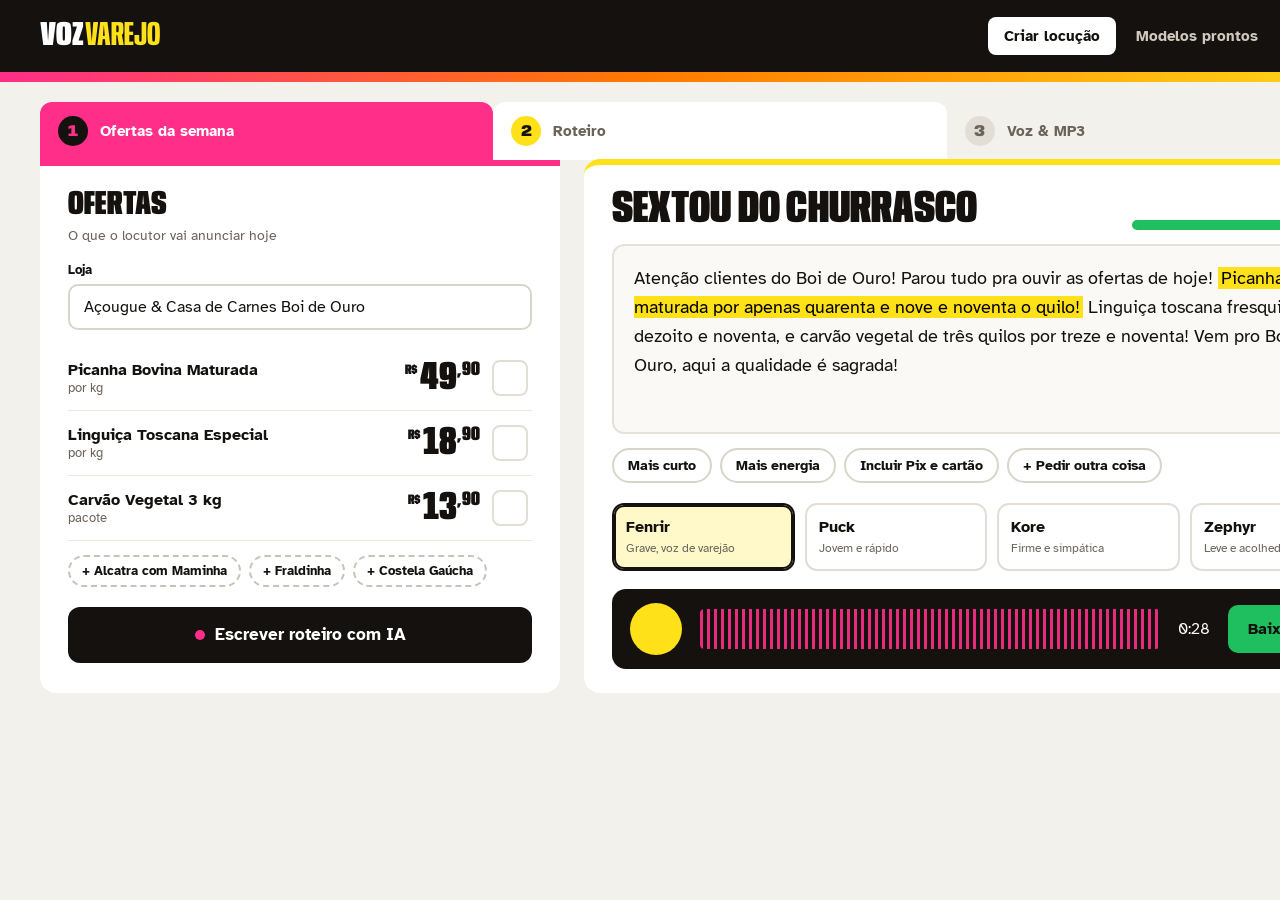
<file: .impeccable/mocks/decision/assigned.html>
<!doctype html>
<html lang="pt-BR"><head><meta charset="utf-8">
<link href="https://fonts.googleapis.com/css2?family=Anybody:wdth,wght@50..150,400..900&family=Atkinson+Hyperlegible:wght@400;700&display=swap" rel="stylesheet">
<style>
*{box-sizing:border-box;margin:0;padding:0}
body{width:1440px;height:900px;overflow:hidden;background:#f3f1ec;color:#14110f;font-family:'Atkinson Hyperlegible',sans-serif}
.disp{font-family:'Anybody',sans-serif;font-stretch:62%;font-weight:900;text-transform:uppercase;letter-spacing:.005em;line-height:.9}
header{height:72px;background:#14110f;color:#fff;display:flex;align-items:center;padding:0 40px;gap:32px}
.logo{font-size:34px}
.logo b{color:#ffe11a}
nav{display:flex;gap:4px;margin-left:auto}
nav a{font-size:15px;font-weight:700;padding:10px 16px;border-radius:8px;color:#cfc8bd}
nav a.on{background:#fff;color:#14110f}
.fountain{height:10px;background:linear-gradient(90deg,#ff2e88,#ff7a00 45%,#ffe11a)}
.steps{display:flex;gap:0;padding:20px 40px 0}
.step{flex:1;display:flex;align-items:center;gap:12px;padding:14px 18px;border-radius:12px 12px 0 0;font-weight:700;font-size:15px;color:#6b635a}
.step .n{width:30px;height:30px;border-radius:50%;display:grid;place-items:center;font-family:Anybody;font-weight:900;font-size:16px;background:#e2ded6}
.step.s1{background:#ff2e88;color:#fff}.step.s1 .n{background:#14110f;color:#ff2e88}
.step.s2{background:#fff}.step.s2 .n{background:#ffe11a;color:#14110f}
main{display:grid;grid-template-columns:520px 1fr;gap:24px;padding:0 40px}
.panel{background:#fff;border-radius:0 0 16px 16px;padding:24px 28px}
.p1{border-top:6px solid #ff2e88}
.p2{border-top:6px solid #ffe11a;border-radius:16px;margin-top:-1px}
h2{font-size:34px;margin-bottom:6px}
.sub{font-size:14px;color:#6b635a;margin-bottom:18px}
label{display:block;font-size:13px;font-weight:700;margin-bottom:6px}
.inp{border:2px solid #d9d4ca;border-radius:10px;padding:11px 14px;font-size:16px;margin-bottom:16px}
.row{display:grid;grid-template-columns:1fr auto 40px;align-items:center;gap:12px;padding:12px 0;border-bottom:1px solid #ece8e0}
.row .nm{font-size:16px;font-weight:700}
.row .u{font-size:13px;color:#6b635a}
.price{font-family:Anybody;font-stretch:62%;font-weight:900;font-size:40px;line-height:1;color:#14110f;display:flex;align-items:flex-start}
.price small{font-size:14px;margin-right:3px;margin-top:5px}
.price sup{font-size:20px;margin-top:2px}
.trash{width:36px;height:36px;border:2px solid #e2ded6;border-radius:8px}
.chips{display:flex;flex-wrap:wrap;gap:8px;margin:14px 0 20px}
.chip{border:2px dashed #c9c2b6;border-radius:999px;padding:6px 12px;font-size:13px;font-weight:700}
.cta{display:flex;align-items:center;justify-content:center;gap:10px;height:56px;border-radius:12px;background:#14110f;color:#fff;font-size:17px;font-weight:700}
.cta i{width:10px;height:10px;border-radius:50%;background:#ff2e88}
.headline{display:flex;justify-content:space-between;align-items:flex-end;margin-bottom:14px}
.headline h3{font-size:46px}
.budget{font-size:14px;font-weight:700;text-align:right}
.meter{width:240px;height:10px;border-radius:5px;background:#ece8e0;margin-top:6px;overflow:hidden}
.meter div{width:76%;height:100%;background:#1fbf5f}
.script{font-size:18px;line-height:1.6;background:#faf9f6;border:2px solid #e6e1d7;border-radius:12px;padding:18px 20px;height:190px;overflow:hidden}
.script mark{background:#ffe11a;padding:0 3px}
.tweaks{display:flex;gap:8px;margin:14px 0 20px}
.tw{border:2px solid #d9d4ca;border-radius:999px;padding:7px 14px;font-size:14px;font-weight:700}
.cast{display:grid;grid-template-columns:repeat(4,1fr);gap:10px;margin-bottom:18px}
.v{border:2px solid #e2ded6;border-radius:12px;padding:12px}
.v b{display:block;font-size:16px}.v span{font-size:12px;color:#6b635a}
.v.on{border-color:#14110f;box-shadow:inset 0 0 0 2px #14110f;background:#fff9c9}
.player{display:flex;align-items:center;gap:18px;background:#14110f;border-radius:14px;padding:14px 18px;color:#fff}
.play{width:52px;height:52px;border-radius:50%;background:#ffe11a}
.wave{flex:1;height:40px;background:repeating-linear-gradient(90deg,#ff2e88 0 3px,transparent 3px 7px);mask:linear-gradient(#000,#000);opacity:.9;border-radius:4px}
.dl{background:#1fbf5f;color:#14110f;border-radius:10px;padding:14px 20px;font-weight:700;font-size:16px}
</style></head><body>
<header><div class="disp logo">Voz<b>Varejo</b></div>
<nav><a class="on">Criar locução</a><a>Modelos prontos</a><a>Histórico · 2</a></nav></header>
<div class="fountain"></div>
<div class="steps">
 <div class="step s1"><span class="n">1</span>Ofertas da semana</div>
 <div class="step s2"><span class="n">2</span>Roteiro</div>
 <div class="step"><span class="n">3</span>Voz &amp; MP3</div>
</div>
<main>
 <section class="panel p1">
  <h2 class="disp">Ofertas</h2><p class="sub">O que o locutor vai anunciar hoje</p>
  <label>Loja</label><div class="inp">Açougue &amp; Casa de Carnes Boi de Ouro</div>
  <div class="row"><div><div class="nm">Picanha Bovina Maturada</div><div class="u">por kg</div></div><div class="price"><small>R$</small>49<sup>,90</sup></div><div class="trash"></div></div>
  <div class="row"><div><div class="nm">Linguiça Toscana Especial</div><div class="u">por kg</div></div><div class="price"><small>R$</small>18<sup>,90</sup></div><div class="trash"></div></div>
  <div class="row"><div><div class="nm">Carvão Vegetal 3 kg</div><div class="u">pacote</div></div><div class="price"><small>R$</small>13<sup>,90</sup></div><div class="trash"></div></div>
  <div class="chips"><span class="chip">+ Alcatra com Maminha</span><span class="chip">+ Fraldinha</span><span class="chip">+ Costela Gaúcha</span></div>
  <div class="cta"><i></i>Escrever roteiro com IA</div>
 </section>
 <section class="panel p2">
  <div class="headline"><h3 class="disp">Sextou do churrasco</h3>
   <div class="budget">~28 s de 30 s<div class="meter"><div></div></div></div></div>
  <div class="script">Atenção clientes do Boi de Ouro! Parou tudo pra ouvir as ofertas de hoje! <mark>Picanha bovina maturada por apenas quarenta e nove e noventa o quilo!</mark> Linguiça toscana fresquinha a dezoito e noventa, e carvão vegetal de três quilos por treze e noventa! Vem pro Boi de Ouro, aqui a qualidade é sagrada!</div>
  <div class="tweaks"><span class="tw">Mais curto</span><span class="tw">Mais energia</span><span class="tw">Incluir Pix e cartão</span><span class="tw">+ Pedir outra coisa</span></div>
  <div class="cast">
   <div class="v on"><b>Fenrir</b><span>Grave, voz de varejão</span></div>
   <div class="v"><b>Puck</b><span>Jovem e rápido</span></div>
   <div class="v"><b>Kore</b><span>Firme e simpática</span></div>
   <div class="v"><b>Zephyr</b><span>Leve e acolhedora</span></div>
  </div>
  <div class="player"><div class="play"></div><div class="wave"></div><span>0:28</span><div class="dl">Baixar MP3</div></div>
 </section>
</main>
</body></html>
</file>
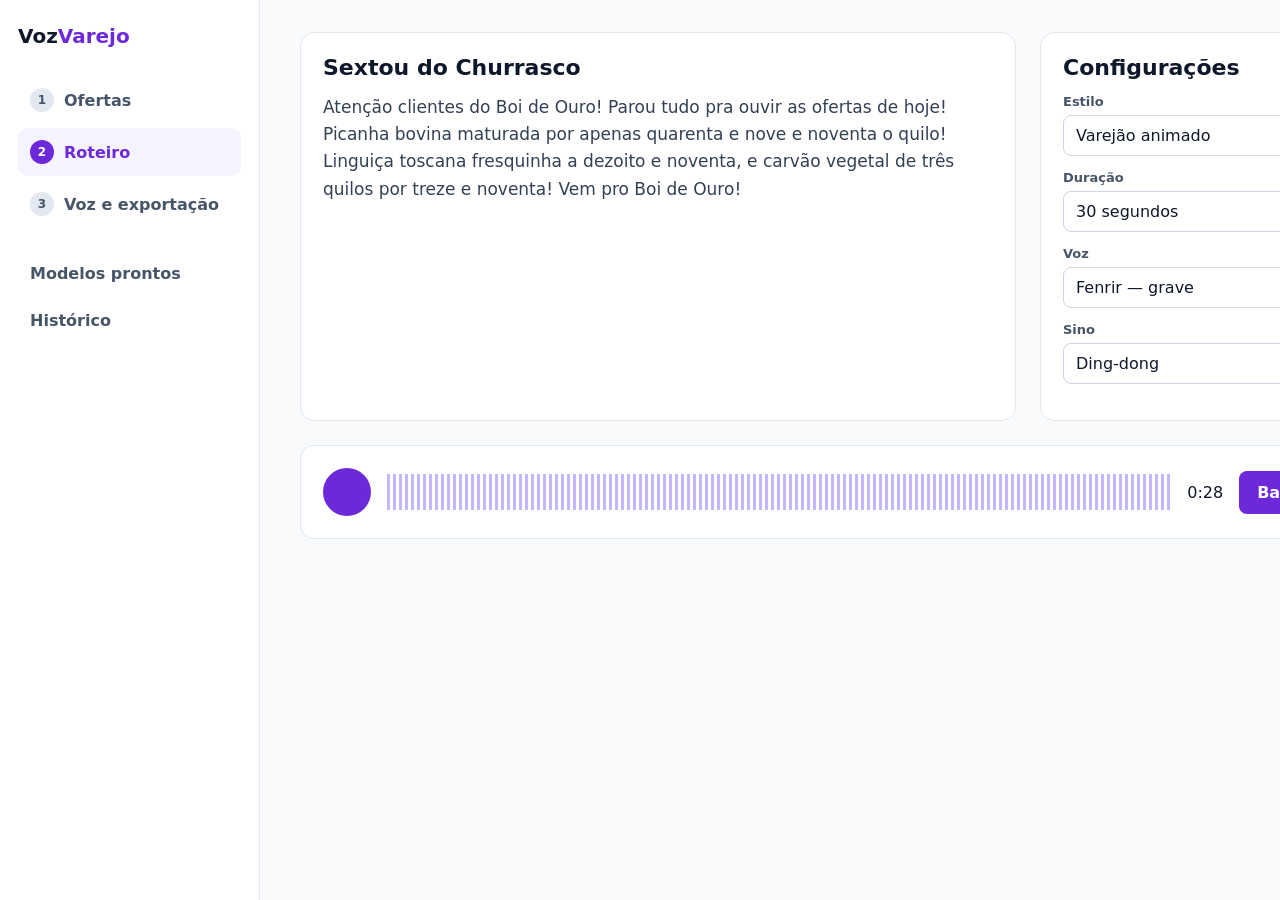
<file: .impeccable/mocks/decision/canon.html>
<!doctype html>
<html lang="pt-BR"><head><meta charset="utf-8">
<style>
*{box-sizing:border-box;margin:0;padding:0}
body{width:1440px;height:900px;overflow:hidden;background:#f8fafc;color:#0f172a;font-family:system-ui,sans-serif;display:flex}
aside{width:260px;background:#fff;border-right:1px solid #e2e8f0;padding:24px 18px}
.logo{font-weight:800;font-size:20px;margin-bottom:28px}.logo b{color:#6d28d9}
.st{display:flex;gap:10px;align-items:center;padding:12px;border-radius:10px;font-weight:600;color:#475569;margin-bottom:4px}
.st i{width:24px;height:24px;border-radius:50%;background:#e2e8f0;display:grid;place-items:center;font-style:normal;font-size:12px}
.st.on{background:#f5f3ff;color:#6d28d9}.st.on i{background:#6d28d9;color:#fff}
main{flex:1;padding:32px 40px;display:grid;grid-template-columns:1fr 360px;gap:24px;align-content:start}
.card{background:#fff;border:1px solid #e2e8f0;border-radius:14px;padding:22px}
h2{font-size:22px;margin-bottom:14px}
.script{font-size:17px;line-height:1.6;color:#334155;min-height:300px}
.f{margin-bottom:14px}.f label{font-size:13px;font-weight:600;color:#475569;display:block;margin-bottom:6px}
.f div{border:1px solid #cbd5e1;border-radius:8px;padding:10px 12px}
.player{grid-column:1/3;display:flex;align-items:center;gap:16px}
.play{width:48px;height:48px;border-radius:50%;background:#6d28d9}
.wave{flex:1;height:36px;background:repeating-linear-gradient(90deg,#c4b5fd 0 3px,transparent 3px 6px)}
.btn{background:#6d28d9;color:#fff;border-radius:8px;padding:12px 18px;font-weight:600}
</style></head><body>
<aside><div class="logo">Voz<b>Varejo</b></div>
<div class="st"><i>1</i>Ofertas</div><div class="st on"><i>2</i>Roteiro</div><div class="st"><i>3</i>Voz e exportação</div>
<div class="st" style="margin-top:24px">Modelos prontos</div><div class="st">Histórico</div></aside>
<main>
 <div class="card"><h2>Sextou do Churrasco</h2><p class="script">Atenção clientes do Boi de Ouro! Parou tudo pra ouvir as ofertas de hoje! Picanha bovina maturada por apenas quarenta e nove e noventa o quilo! Linguiça toscana fresquinha a dezoito e noventa, e carvão vegetal de três quilos por treze e noventa! Vem pro Boi de Ouro!</p></div>
 <div class="card"><h2>Configurações</h2>
  <div class="f"><label>Estilo</label><div>Varejão animado</div></div>
  <div class="f"><label>Duração</label><div>30 segundos</div></div>
  <div class="f"><label>Voz</label><div>Fenrir — grave</div></div>
  <div class="f"><label>Sino</label><div>Ding-dong</div></div></div>
 <div class="card player"><div class="play"></div><div class="wave"></div><span>0:28</span><div class="btn">Baixar MP3</div></div>
</main>
</body></html>
</file>
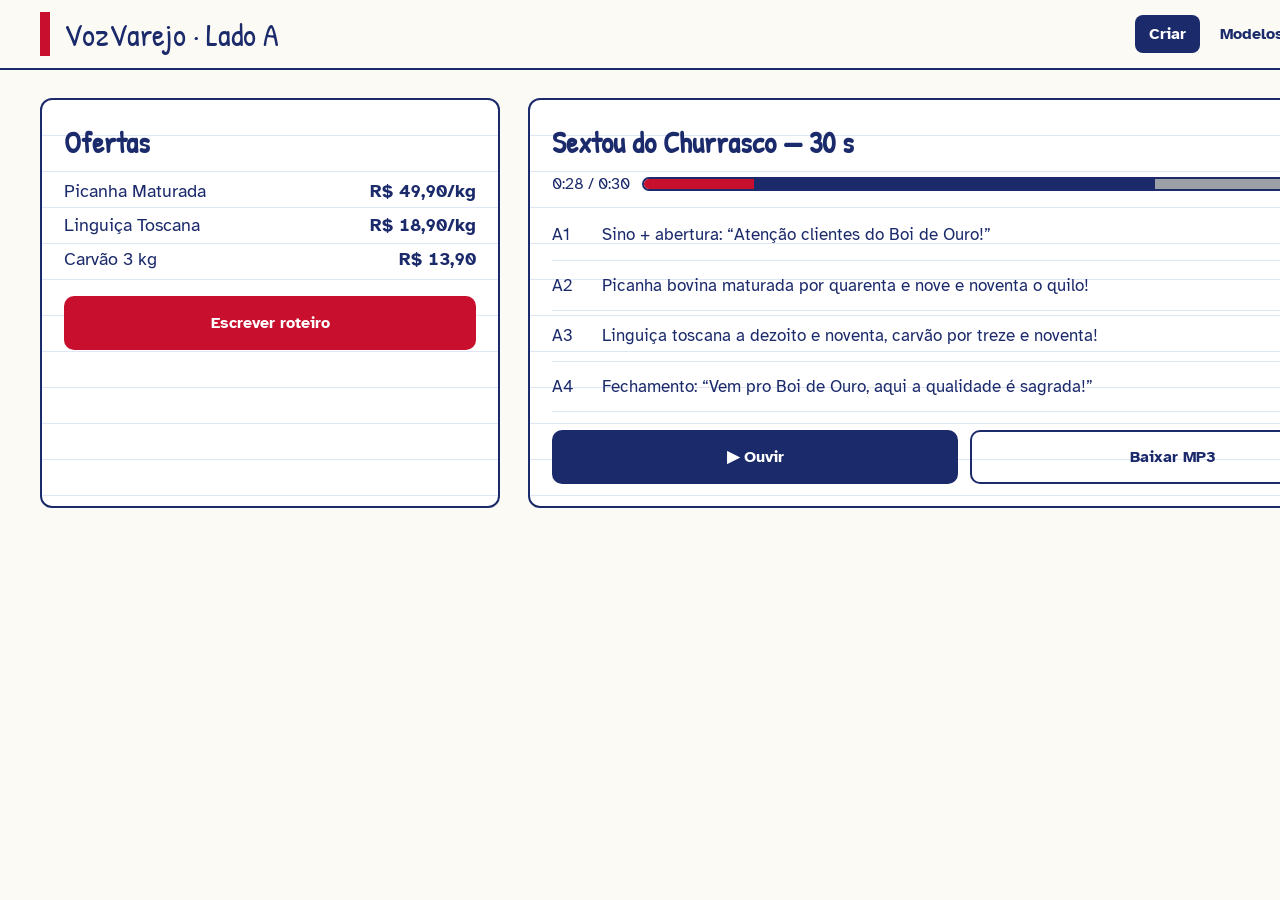
<file: .impeccable/mocks/decision/challenger-jcard.html>
<!doctype html>
<html lang="pt-BR"><head><meta charset="utf-8">
<link href="https://fonts.googleapis.com/css2?family=Atkinson+Hyperlegible:wght@400;700&family=Patrick+Hand&display=swap" rel="stylesheet">
<style>
*{box-sizing:border-box;margin:0;padding:0}
body{width:1440px;height:900px;overflow:hidden;background:#fbfaf4;color:#1b2a6b;font-family:'Atkinson Hyperlegible',sans-serif}
.hand{font-family:'Patrick Hand',cursive}
header{height:70px;display:flex;align-items:center;padding:0 40px;border-bottom:2px solid #1b2a6b}
.stripe{width:10px;height:44px;background:#c8102e;margin-right:14px}
.logo{font-size:32px}
nav{margin-left:auto;display:flex;gap:6px}
nav a{padding:9px 14px;border-radius:8px;font-weight:700}
nav a.on{background:#1b2a6b;color:#fff}
main{display:grid;grid-template-columns:460px 1fr;gap:28px;padding:28px 40px}
.card{background:#fff;border:2px solid #1b2a6b;border-radius:12px;padding:22px;background-image:repeating-linear-gradient(#fff 0 35px,#dfe6f5 35px 36px)}
h2{font-size:30px;margin-bottom:12px}
.item{display:flex;justify-content:space-between;font-size:18px;padding:6px 0}
.item b{font-variant-numeric:tabular-nums}
.cta{margin-top:20px;height:54px;border-radius:10px;background:#c8102e;color:#fff;display:grid;place-items:center;font-weight:700}
.tape{display:flex;align-items:center;gap:12px;margin-bottom:16px}
.bar{flex:1;height:14px;border:2px solid #1b2a6b;border-radius:7px;overflow:hidden;display:flex}
.bar i{display:block;height:100%}
.trk{display:grid;grid-template-columns:40px 1fr 60px;gap:10px;padding:12px 0;border-bottom:1px solid #dfe6f5;font-size:17px;line-height:1.5}
.trk .t{text-align:right;font-weight:700;font-variant-numeric:tabular-nums}
.btns{display:grid;grid-template-columns:1fr 1fr;gap:12px;margin-top:18px}
.b{height:54px;border-radius:10px;border:2px solid #1b2a6b;display:grid;place-items:center;font-weight:700}
.b.f{background:#1b2a6b;color:#fff}
</style></head><body>
<header><span class="stripe"></span><div class="hand logo">VozVarejo · Lado A</div>
<nav><a class="on">Criar</a><a>Modelos</a><a>Histórico</a></nav></header>
<main>
 <section class="card"><h2 class="hand">Ofertas</h2>
  <div class="item"><span>Picanha Maturada</span><b>R$ 49,90/kg</b></div>
  <div class="item"><span>Linguiça Toscana</span><b>R$ 18,90/kg</b></div>
  <div class="item"><span>Carvão 3 kg</span><b>R$ 13,90</b></div>
  <div class="cta">Escrever roteiro</div></section>
 <section class="card"><h2 class="hand">Sextou do Churrasco — 30 s</h2>
  <div class="tape"><span>0:28 / 0:30</span><div class="bar"><i style="width:15%;background:#c8102e"></i><i style="width:55%;background:#1b2a6b"></i><i style="width:23%;background:#9aa0a6"></i></div></div>
  <div class="trk"><span>A1</span><span>Sino + abertura: “Atenção clientes do Boi de Ouro!”</span><span class="t">0:04</span></div>
  <div class="trk"><span>A2</span><span>Picanha bovina maturada por quarenta e nove e noventa o quilo!</span><span class="t">0:07</span></div>
  <div class="trk"><span>A3</span><span>Linguiça toscana a dezoito e noventa, carvão por treze e noventa!</span><span class="t">0:09</span></div>
  <div class="trk"><span>A4</span><span>Fechamento: “Vem pro Boi de Ouro, aqui a qualidade é sagrada!”</span><span class="t">0:08</span></div>
  <div class="btns"><div class="b f">▶ Ouvir</div><div class="b">Baixar MP3</div></div></section>
</main>
</body></html>
</file>
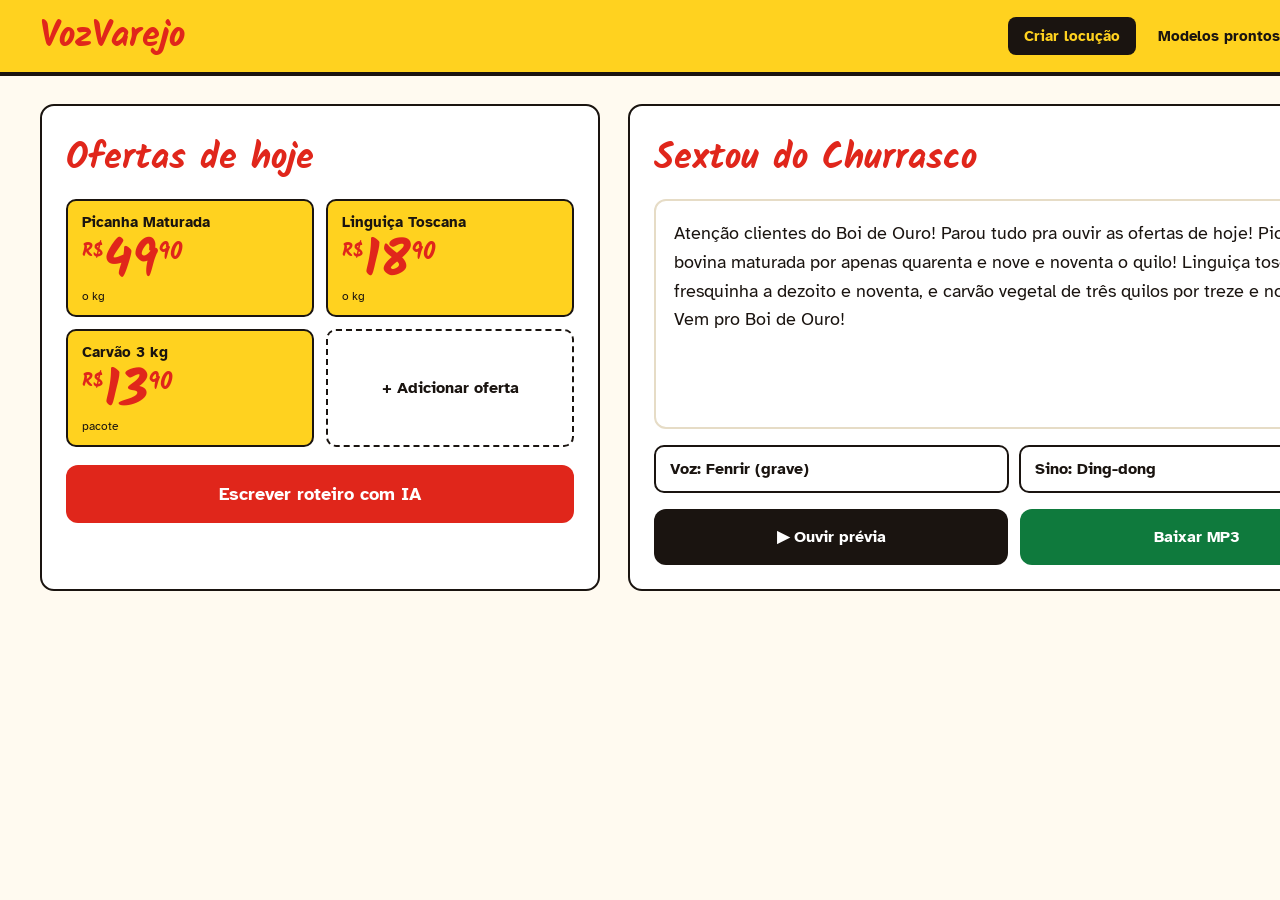
<file: .impeccable/mocks/decision/model-pick.html>
<!doctype html>
<html lang="pt-BR"><head><meta charset="utf-8">
<link href="https://fonts.googleapis.com/css2?family=Kalam:wght@700&family=Atkinson+Hyperlegible:wght@400;700&display=swap" rel="stylesheet">
<style>
*{box-sizing:border-box;margin:0;padding:0}
body{width:1440px;height:900px;overflow:hidden;background:#fffaf0;color:#1a1410;font-family:'Atkinson Hyperlegible',sans-serif}
.brush{font-family:'Kalam',cursive;font-weight:700}
header{height:76px;background:#ffd21f;display:flex;align-items:center;padding:0 40px;border-bottom:4px solid #1a1410}
.logo{font-size:36px;color:#e0261b}
nav{display:flex;gap:6px;margin-left:auto}
nav a{font-weight:700;font-size:15px;padding:10px 16px;border-radius:8px}
nav a.on{background:#1a1410;color:#ffd21f}
main{display:grid;grid-template-columns:560px 1fr;gap:28px;padding:28px 40px}
.card{background:#fff;border:2px solid #1a1410;border-radius:14px;padding:24px}
h2{font-size:36px;color:#e0261b;margin-bottom:12px}
.grid{display:grid;grid-template-columns:1fr 1fr;gap:12px;margin-bottom:18px}
.tag{background:#ffd21f;border:2px solid #1a1410;border-radius:10px;padding:12px 14px;position:relative}
.tag .nm{font-weight:700;font-size:15px}
.tag .p{font-family:Kalam;font-weight:700;color:#e0261b;font-size:52px;line-height:1;margin-top:6px;display:flex}
.tag .p small{font-size:18px;margin-top:6px}
.tag .p sup{font-size:24px;margin-top:4px}
.tag .u{font-size:12px}
.add{border:2px dashed #1a1410;border-radius:10px;display:grid;place-items:center;font-weight:700}
.cta{height:58px;border-radius:12px;background:#e0261b;color:#fff;display:grid;place-items:center;font-weight:700;font-size:18px}
.script{font-size:18px;line-height:1.6;border:2px solid #e6dcc6;border-radius:12px;padding:18px;height:230px;margin:10px 0 16px}
.row{display:flex;gap:10px;margin-bottom:16px}
.sel{flex:1;border:2px solid #1a1410;border-radius:10px;padding:12px 14px;font-weight:700}
.btns{display:grid;grid-template-columns:1fr 1fr;gap:12px}
.b1{height:56px;border-radius:12px;background:#1a1410;color:#fff;display:grid;place-items:center;font-weight:700}
.b2{height:56px;border-radius:12px;background:#0f7a3d;color:#fff;display:grid;place-items:center;font-weight:700}
</style></head><body>
<header><div class="brush logo">VozVarejo</div>
<nav><a class="on">Criar locução</a><a>Modelos prontos</a><a>Histórico</a></nav></header>
<main>
 <section class="card">
  <h2 class="brush">Ofertas de hoje</h2>
  <div class="grid">
   <div class="tag"><div class="nm">Picanha Maturada</div><div class="p"><small>R$</small>49<sup>90</sup></div><div class="u">o kg</div></div>
   <div class="tag"><div class="nm">Linguiça Toscana</div><div class="p"><small>R$</small>18<sup>90</sup></div><div class="u">o kg</div></div>
   <div class="tag"><div class="nm">Carvão 3 kg</div><div class="p"><small>R$</small>13<sup>90</sup></div><div class="u">pacote</div></div>
   <div class="add">+ Adicionar oferta</div>
  </div>
  <div class="cta">Escrever roteiro com IA</div>
 </section>
 <section class="card">
  <h2 class="brush">Sextou do Churrasco</h2>
  <div class="script">Atenção clientes do Boi de Ouro! Parou tudo pra ouvir as ofertas de hoje! Picanha bovina maturada por apenas quarenta e nove e noventa o quilo! Linguiça toscana fresquinha a dezoito e noventa, e carvão vegetal de três quilos por treze e noventa! Vem pro Boi de Ouro!</div>
  <div class="row"><div class="sel">Voz: Fenrir (grave)</div><div class="sel">Sino: Ding-dong</div></div>
  <div class="btns"><div class="b1">▶ Ouvir prévia</div><div class="b2">Baixar MP3</div></div>
 </section>
</main>
</body></html>
</file>
